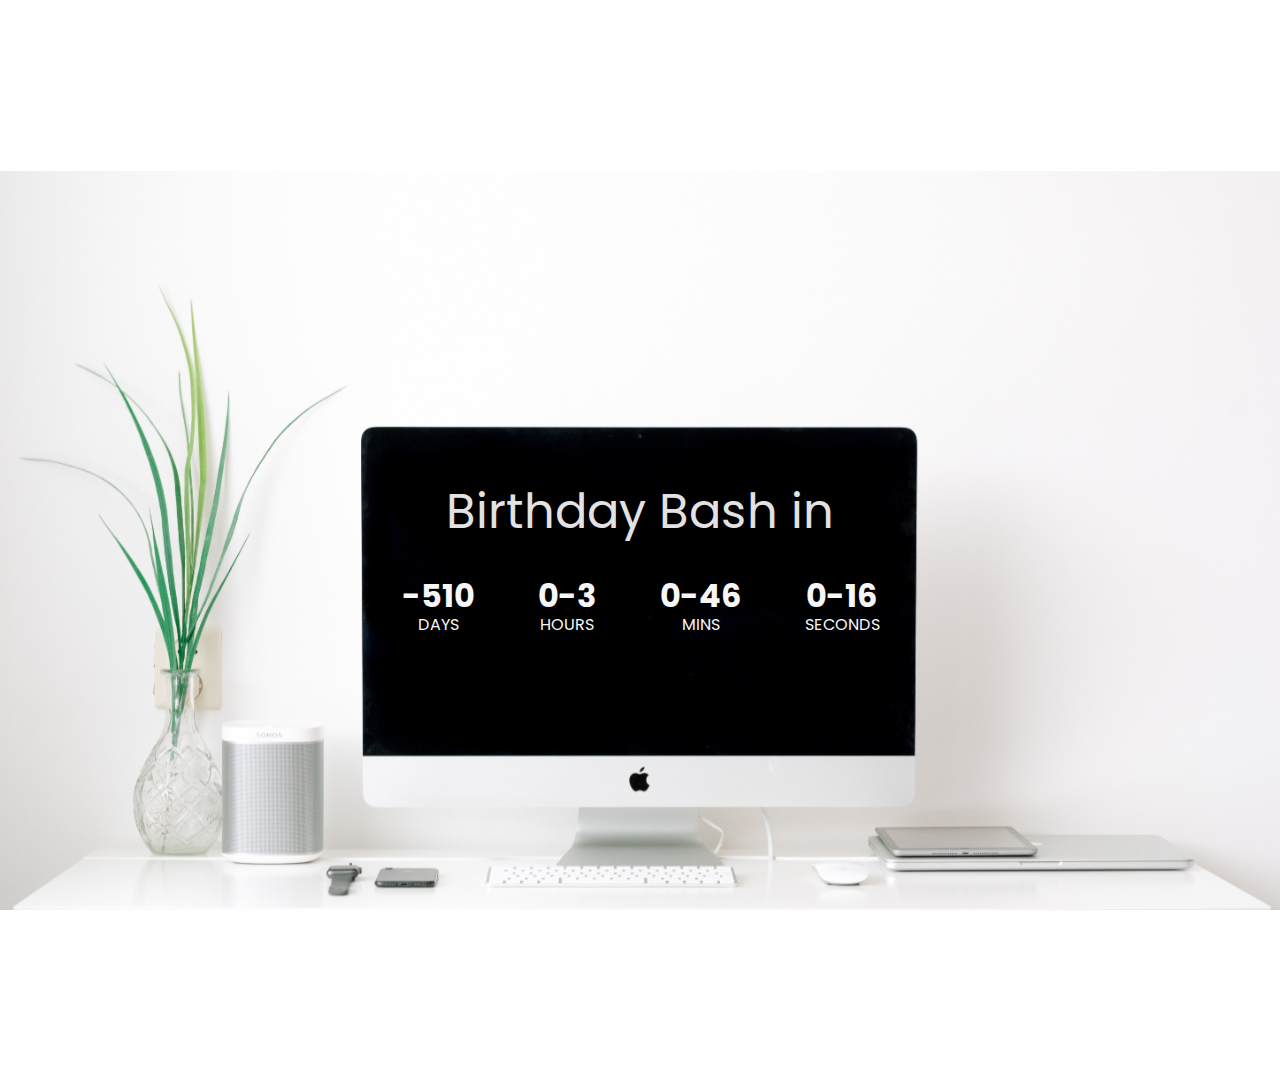
<file: javascript projects/countdown timer/index.html>
<!DOCTYPE html>
<html lang="en">
    <head>
        <meta charset="UTF-8" />
        <meta name="viewport" content="width=device-width, initial-scale=1.0" />
        <title>Countdown Timer</title>
        <link rel="stylesheet" href="style.css" />
        <script src="script.js" defer></script>
    </head>
    <body>
        <h1>Birthday Bash in </h1>

        <div class="countdown-container">
            <div class="countdown-el days-c">
                <p class="big-text" id="days"></p>
                <span>days</span>
            </div>
            <div class="countdown-el hours-c">
                <p class="big-text" id="hours"></p>
                <span>hours</span>
            </div>
            <div class="countdown-el mins-c">
                <p class="big-text" id="mins"></p>
                <span>mins</span>
            </div>
            <div class="countdown-el seconds-c">
                <p class="big-text" id="seconds"></p>
                <span>seconds</span>
            </div>
        </div>
    </body>
</html>
</file>
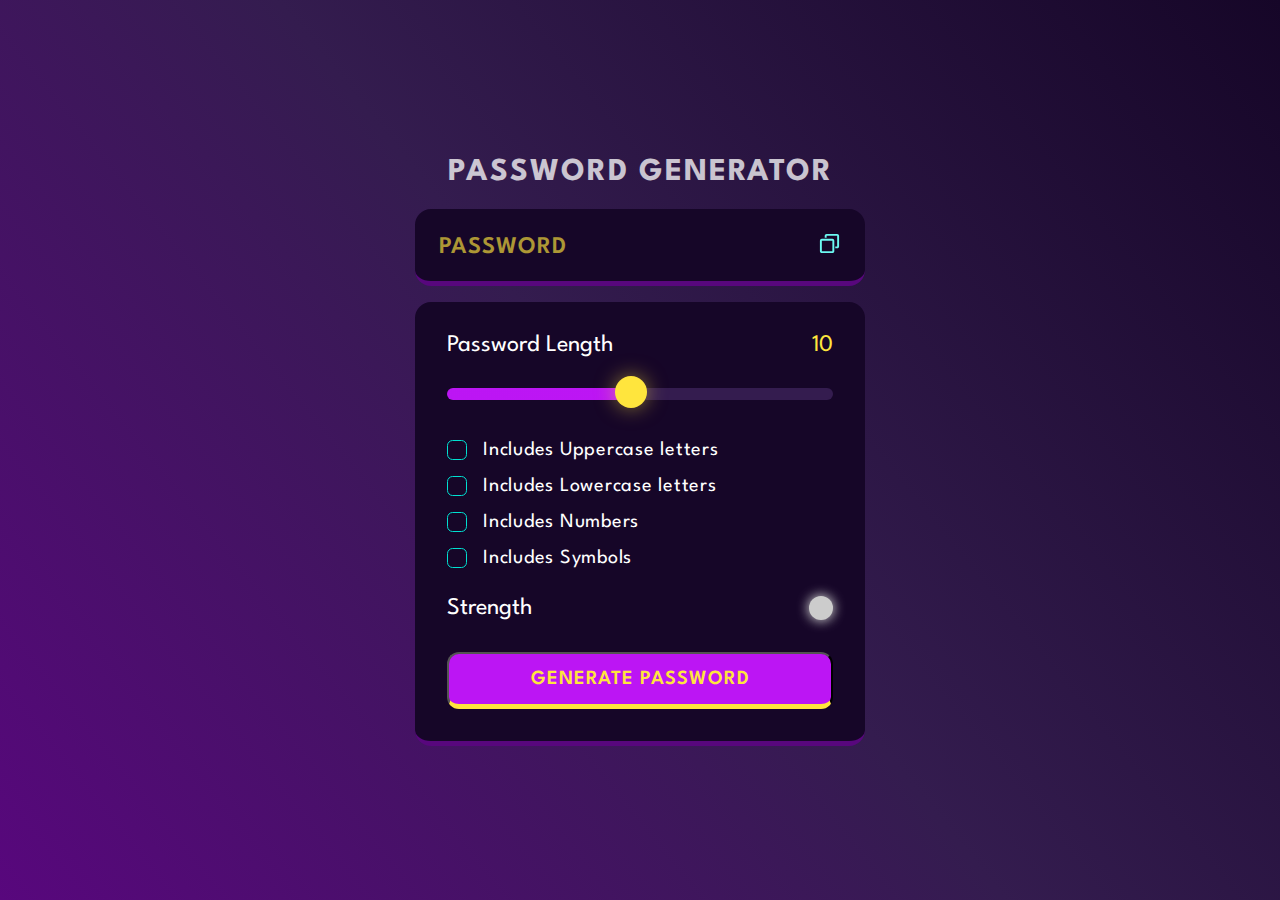
<file: javascript projects/passwordGenerator/index.html>
<!DOCTYPE html>
<html lang="en">
<head>
    <meta charset="UTF-8">
    <meta http-equiv="X-UA-Compatible" content="IE=edge">
    <meta name="viewport" content="width=device-width, initial-scale=1.0">
    <title>Document</title>
    <link rel="preconnect" href="https://fonts.googleapis.com" />
    <link rel="preconnect" href="https://fonts.gstatic.com" crossorigin />
    <link
      href="https://fonts.googleapis.com/css2?family=League+Spartan:wght@100;200;300;400;600&display=swap"
      rel="stylesheet"
    />
    <link rel="stylesheet" href="styles.css">
</head>
<body>
    
    <div class="container">

        <h1>Password Generator</h1>

        <div class="display-container">

            <input readonly placeholder="Password" class="display" data-passwordDisplay>

            <button class="copyBtn" data-copy>
                <span class="tooltip" data-copyMsg></span>
                <img src="./assets/copy.svg" alt="copy" width="23" height="23">
            </button>

        </div>


        <div class="input-container">

            <!--password length section-->
            <div class="length-container">
                <p>Password Length</p>
                <p data-lengthNumber>0</p>
            </div>
            
            <!--slider-->
            <input type="range" min="1" max="20" class="slider" step="1" data-lengthSlider>

            <!-- checkboxes-->
            <div class="check">
                <input type="checkbox" id="uppercase">
                <label for="uppercase">Includes Uppercase letters</label>
            </div>

            <div class="check">
                <input type="checkbox" id="lowercase">
                <label for="lowercase">Includes Lowercase letters</label>
            </div>

            <div class="check">
                <input type="checkbox" id="numbers">
                <label for="numbers">Includes Numbers </label>
            </div>

            <div class="check">
                <input type="checkbox" id="symbols">
                <label for="symbols">Includes Symbols </label>
            </div>

            <!-- strength section-->
            <div class="strength-container">
                <p>Strength</p>
                <div class="indicator" data-indicator></div>
            </div>

            <!-- generate password-->
            <button class="generateButton">Generate Password</button>

        </div>

    </div>
    <script src="script.js"></script>
</body>
</html>
</file>
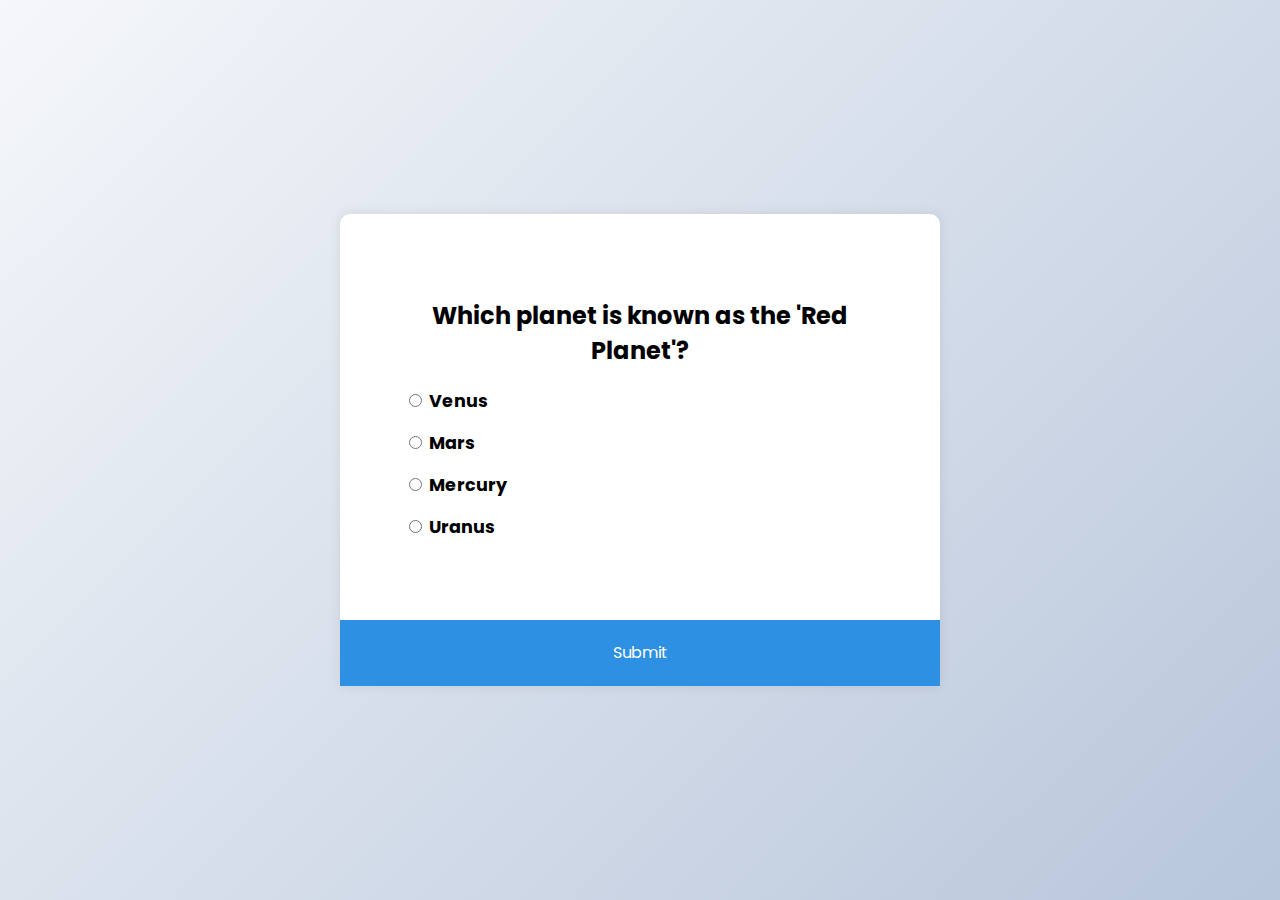
<file: javascript projects/quiz app/index.html>
<!DOCTYPE html>
<html lang="en">

<head>
    <meta charset="UTF-8">
    <meta http-equiv="X-UA-Compatible" content="IE=edge">
    <meta name="viewport" content="width=device-width, initial-scale=1.0">
    <title>Quiz App</title>
    <link rel="stylesheet" href="style.css" />
</head>

<body>
    <div class="quiz-container" id="quiz">
        <div class="quiz-header">
            <h2 id="question">Question Text</h2>
            <ul>
                <li>
                    <input type="radio" id="a" class="answer" name="answer" >
                    <label for="a" id="a_text">Answer</label>
                </li>
                <li>
                    <input type="radio" id="b" class="answer" name="answer" >
                    <label for="b" id="b_text">Answer</label>
                </li>
                <li>
                    <input type="radio" id="c" class="answer" name="answer" >
                    <label for="c" id="c_text">Answer</label>
                </li>
                <li>
                    <input type="radio" id="d"  class="answer" name="answer" >
                    <label for="d" id="d_text">Answer</label>
                </li>
            </ul>

        </div>

     
            <button id="submit">Submit</button>
    
    </div>


    <script src="script.js" >
        
    </script>
</body>

</html>
</file>
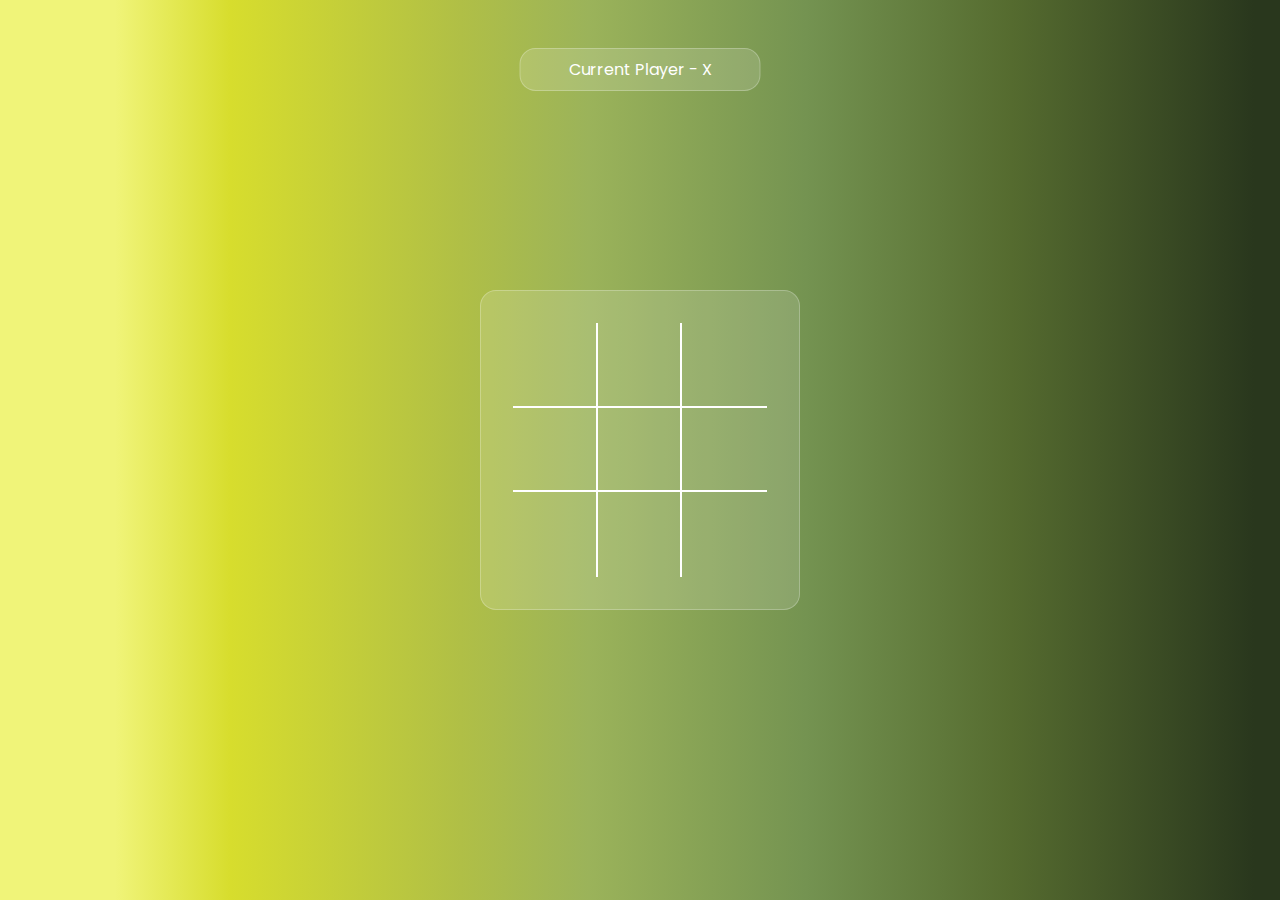
<file: javascript projects/tic tac toe/index.html>
<!DOCTYPE html>
<html lang="en">
<head>
    <meta charset="UTF-8">
    <meta name="viewport" content="width=device-width, initial-scale=1.0">
    <title>Tic Tac Toe</title>
    <link rel="stylesheet" href="styles.css">
    

    <link rel="preconnect" href="https://fonts.googleapis.com">
    <link rel="preconnect" href="https://fonts.gstatic.com" crossorigin>
    <link href="https://fonts.googleapis.com/css2?family=Poppins:wght@300&family=Roboto+Condensed&display=swap" rel="stylesheet">
</head>
<body>
    <div class="wrapper">
        <p class="game-info"></p>

        <div class="tic-tac-toe">
            <div class="box box1"></div>
            <div class="box box2"></div>
            <div class="box box3"></div>
            <div class="box box4"></div>
            <div class="box box5"></div>
            <div class="box box6"></div>
            <div class="box box7"></div>
            <div class="box box8"></div>
            <div class="box box9"></div>
        </div>
        
        <button class="btn">New Game</button>
    </div>
    <script src="script.js"></script>
</body>
</html>
</file>
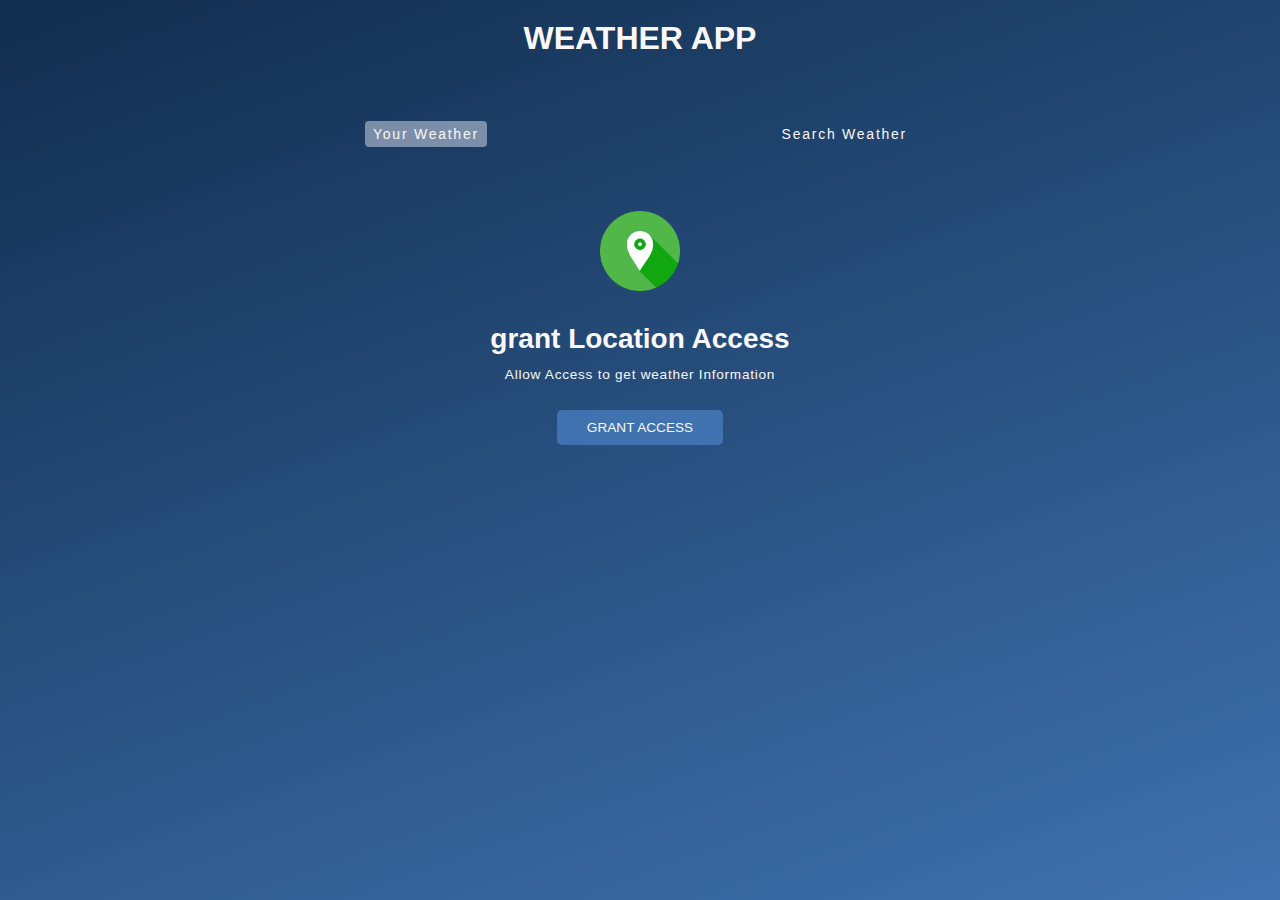
<file: javascript projects/weather app/index.html>
<!DOCTYPE html>
<html lang="en">
<head>
    <meta charset="UTF-8">
    <meta http-equiv="X-UA-Compatible" content="IE=edge">
    <meta name="viewport" content="width=device-width, initial-scale=1.0">
    <title>Document</title>
    <link rel="stylesheet" href="styles.css">
    
</head>
<body>
    
    <div class="wrapper">

        <h1>Weather App</h1>

        <div class="tab-container">
            <p class="tab" data-userWeather>Your Weather</p>
            <p class="tab" data-searchWeather>Search Weather</p>
        </div>

        <div class="sub-container weather-container">

            <!-- grant location container-->
            <div class=" sub-container grant-location-container">
                <img src="./assets/location.png" width="80" height="80" loading="lazy">
                <p>grant Location Access</p>
                <p>Allow Access to get weather Information</p>
                <button class="btn" data-grantAccess>Grant Access</button>
            </div>

            <!-- search form -> form-container-->
            <form class="  form-container" data-searchForm>
                <input placeholder="Search for City..." data-searchInput>
                <button class="btn" type="submit">
                    <img src="./assets/search.png"  width="20" height="20" loading="lazy">
                </button>
            </form>

            <!--- loading screen container -->
            <div class=" sub-container loading-container">
                <img src="./assets/loading.gif" width="150" height="150">
                <p>Loading</p>
            </div>

            <!-- show weather info -->
            <div class="sub-container user-info-container">

                <!--city name and Flag-->
                <div class="name">
                    <p data-cityName></p>
                    <img data-countryIcon>
                </div>

                <!-- weather descriptuion-->
                <p data-weatherDesc></p>
                <!--weather Icon-->
                <img data-weatherIcon>
                <!--temperature-->
                <p data-temp></p>

                <!--3 cards - parameters-->
                <div class="parameter-container">

                    <!--card 1-->
                    <div class="parameter">
                        <img src="./assets/wind.png" >
                        <p>windspeed</p>
                        <p data-windspeed></p>
                    </div>

                    <!--card 2-->
                    <div class="parameter">
                        <img src="./assets/humidity.png" >
                        <p>humidity</p>
                        <p data-humidity></p>
                    </div>

                    <!--card 3-->
                    <div class="parameter">
                        <img src="./assets/cloud.png" >
                        <p>Clouds</p>
                        <p data-cloudiness></p>
                    </div>

                </div>


            </div>



        </div>


    </div>


    <script src="index.js"></script>
</body>
</html>
</file>
<file: javascript projects/countdown timer/style.css>
@import url('https://fonts.googleapis.com/css2?family=Poppins:wght@300&display=swap');

*{
    box-sizing: border-box;
}
body{
    background-image: url("./macbook.jpg");
    background-size:contain;
    min-height: 120vh;
    background-repeat: no-repeat;
    background-position: center center;
    display:flex;
    flex-direction: column;
    align-items: center;
    justify-content: center;
    font-family: "poppins", sans-serif ;
    color: rgb(247, 247, 247);
    margin: 0;
}
 h1{
     color: rgb(226, 226, 226);
     font-size: 3rem;
     font-weight: normal;
     
 
 }
.countdown-container{
    display: flex;
    

}
.big-text{
    font-weight: bold;
    font-size: xx-large;
    line-height: 1;
    margin: 0 2rem;
}
.countdown-el {
    text-align: center;
    text-transform: uppercase;
    

}
.countdown-el span{
    font: size 2rem;;

}
</file>
<file: javascript projects/passwordGenerator/styles.css>
*,
*::before,
*::after {
    margin: 0;
    padding: 0;
    box-sizing: border-box;
    font-family: 'League Spartan', sans-serif;
}

:root {

    --dk-violet: hsl(268, 75%, 9%);
    --lt-violet: hsl(268, 47%, 21%);
    --lt-violet2: hsl(281, 89%, 26%);
    --vb-violet: hsl(285, 91%, 52%);
    --vb-violet2: hsl(290, 70%, 36%);
  
    --vb-yellow: hsl(52, 100%, 62%);
  
  
    --pl-white: hsl(0, 0%, 100%);
  
    --vb-cyan: hsl(176, 100%, 44%);
    --vb-cyan2: hsl(177, 92%, 70%);
    --dk-text: hsl(198, 20%, 13%);
}

body {
    width: 100vw;
    height: 100vh;
    display: flex;
    flex-direction: column;
    align-items: center;
    justify-content: center;
    background: linear-gradient(231deg, rgba(22, 6, 40, 1) 0%, rgba(52, 28, 79, 1) 50%, rgba(88, 7, 125, 1) 100%);
}

.container {
    width: 90%;
    max-width: 450px;
}

h1 {
    color: var(--pl-white);
    opacity: 0.75;
    text-transform: uppercase;
    letter-spacing: 2px;
    text-align: center;
    line-height: 1.2;
}

.display-container {
    position: relative;
    background-color: var(--dk-violet);
    border-radius: 1rem;
    border-bottom: 0.35rem solid var(--lt-violet2);
    margin: 1rem 0;
    padding-top: 0.35rem;
}


.display {
    width: 100%;
    background-color: transparent;
    padding: 1.15rem 1rem;
    color: var(--vb-yellow);
    font-weight: 600;
    font-size: 1.5rem;
    line-height: 30px;
    letter-spacing: 1px;
    padding-right: 3.25rem;
    border:none;
  }
  
.display::placeholder {
    position:absolute;
    top: 50%;
    left: 1.5rem;
    font-size: 1.5rem;
    line-height:30px;
    color:var(--vb-yellow);
    opacity: 0.65;
    text-transform: uppercase;
    transform: translateY(-50%);
}

.display-container button {
    position:absolute;
    top:50%;
    right:1.5rem;
    transform: translateY(-50%);
}

.input-container{
    width:100%;
    background-color: var(--dk-violet);
    border-radius: 1rem;
    padding: 2rem;
    border-bottom: 0.35rem solid var(--lt-violet2);
}


.length-container {
    display: flex;
    justify-content: space-between;
    align-items: center;
}


.length-container p:nth-child(1) {
    color:var(--pl-white);
    font-size: 1.5rem;
}


.length-container p:nth-child(2) {
    color:var(--vb-yellow);
    font-size: 1.5rem;
}


.strength-container {
    display: flex;
    justify-content: space-between;
    align-items: center;
    margin-top: 1.75rem;
    margin-bottom: 2rem;
}


.strength-container p{
    color:var(--pl-white);
    font-size: 1.5rem;
}

.indicator {
    width:1.5rem;
    height:1.5rem;
    border-radius:50%;
}

.generateButton {
    width: 100%;
    padding: 1rem 0;
    background-color: var(--vb-violet);
    text-align: center;
    border-radius: 0.75rem;
    border-bottom: 0.35rem solid var(--vb-yellow);
    text-transform: uppercase;
    letter-spacing: 1px;
    color: var(--vb-yellow);
    font-weight: 600;
    font-size: 1.25rem;
  }

.check {
    display: flex;
    align-items: center;
    margin: 1rem 0;
    gap: 0 1rem;
}

.check input{
    appearance: none;
    width: 20px;
    height: 20px;
    border: 1px solid var(--vb-cyan);
    cursor: pointer;
    position: relative;
    border-radius: 0.35rem;
}


.check input:checked{
    background-color: var(--vb-cyan);
}


.check input:checked::before {
    content: '✔';
    position: absolute;
    color: var(--dk-text);
    font-size:1.05rem;
    font-weight: 600;
    left:50%;
    top:-3.5px;
    transform: translateX(-50%)  translateY(40%);
}

.check label {
    color: var(--pl-white);
    font-size: 1.25rem;
    letter-spacing: 0.75px;
}

.copyBtn{
    background-color: transparent;
    border:none;
    outline:none;
}

.tooltip {
    position: absolute;
    background-color: var(--vb-violet2);
    color: var(--vb-yellow);
    font-size: 1.25rem;
    top: -35px;
    left: -25px;
    padding: 5px 10px;
    border-radius: 1rem;
    opacity: 0;
    transform: scale(0);
    transform-origin: bottom;
    transition: all 250ms ease-in-out;
  }
  
  .tooltip.active {
    opacity: 1;
    transform: scale(1);
  }

.slider{
    appearance: none;
    width:100%;
    height: 0.75rem;
    cursor: pointer;
    background-color: var(--lt-violet);
    border-radius: 1rem;
    margin-top: 2rem;
    margin-bottom: 1.5rem;
    background-image: linear-gradient(var(--vb-violet), var(--vb-violet));
    background-repeat: no-repeat;
    border:none;
    outline:none;
    z-index:-1;
}

.slider::-webkit-slider-thumb {
    position:relative;
    z-index:1;
    appearance: none;
    height:2rem;
    width:2rem;
    border-radius: 50%;
    background-color: var(--vb-yellow);
    cursor:pointer;
    margin-top: -3px;
    box-shadow: 0px 0px 20px 0px rgba(255, 229, 61, 0.50);
    transition: all 100ms ease-in;
}

.slider:focus{
    outline: 3px solid var(--vb-yellow);
}

.slider::-webkit-slider-thumb:hover{
    outline: 2px solid var(--vb-yellow);
    background-color: var(--dk-violet);
    box-shadow: 0px 0px 25px 5px rgba(255, 229, 61, 0.80);
}


/*Homework -> Explore below code */
/* .slider::-moz-range-thumb {
    position: relative;
    z-index: 1;
    appearance: none;
    height: 2rem;
    width: 2rem;
    border-radius: 50%;
    background: var(--vb-yellow);
    box-shadow: 0px 0px 20px 0px rgba(255, 229, 61, 0.50);
    cursor: pointer;
  }
  
  .slider::-moz-range-thumb:hover {
    outline: 2px solid var(--vb-yellow);
    background-color: var(--dk-violet);
    box-shadow: 0px 0px 25px 5px rgba(255, 229, 61, 0.80);
  } */
</file>
<file: javascript projects/quiz app/style.css>
@import url("https://fonts.googleapis.com/css2?family=Poppins:wght@200;400;600&display=swap");
*{
    box-sizing: border-box;
 
    
}
body{
    font-family: "Poppins",sans-serif;
    background-color: #b8c6db;
    background-image: linear-gradient(315deg, #b8c6db 0%, #f5f7fa 100%);
    min-height: 100vh;
    display: flex;
    justify-content: center;
    align-items:center ;
    margin: 0;
    border-radius: 10px;
    /* text-align: center; */
}

.quiz-container{
    background-color: #fff;
    border-radius: 10px;
    box-shadow: 0 0 10px 2px rgba(100,100,100,0.1);
    max-width: 100%;
    width: 600px;
    user-select: none;
}
.quiz-header{
    padding: 4rem;
 
}
h2{
    text-align: center;
}
ul{
    list-style-type: none;
    padding: 0;
    
}
ul li{
    margin: 1rem 0 ;
    font-size: 1.1rem;
    font-weight: bold;
}
ul li label{
    cursor: pointer;
}

button{
    background-color: #2d90e2;
    display: block;
    color: white;
    width: 100%;
    padding: 1.3rem;
    cursor: pointer;
    font-family: inherit;
    border: none;
    font-size: 1rem;
    
}
button:hover{
    background-color: rgb(15, 111, 128);
    transition: all 0.2s;
}
button:focus{
    outline: none;
    background-color: #44b927;
}
</file>
<file: javascript projects/tic tac toe/styles.css>
*,*::before,*::after{
 margin: 0;
 padding: 0;
 box-sizing: border-box;
 font-family: 'Poppins', sans-serif;
}
.wrapper{
    height: 100vh;
    width: 100vw;
    background: rgb(183, 86, 12);
    background: linear-gradient(90deg, rgba(240,244,121,1) 9%, rgba(215,221,45,1) 18%, rgba(215,221,45,1) 18%, rgba(176,191,70,1) 36%, rgba(155,179,90,1) 46%, rgba(116,147,81,1) 63%, rgba(85,107,47,1) 79%, rgba(41,55,29,1) 98%);
    display: grid;
    place-items: center;
}
.game-info{
    color:white;
    position:absolute;
    top:3rem;
    left:50%;
    transform:translateX(-50%);
    background-color: rgba(255, 255, 255, 0.15);
    border-radius: 1rem;
    border: 1px solid rgba(255, 255, 255, 0.25);
    padding: 0.5rem 3rem;
}
.tic-tac-toe{
    width:90%;
    max-width:20rem;
    background-color: rgba(255, 255, 255, 0.15);
    border-radius: 1rem;
    border: 1px solid rgba(255, 255, 255, 0.25);
    padding: 2rem;
    display: grid;
    grid-template-columns: repeat(3, 1fr);
    aspect-ratio: 1/1;
}
.box{
    position:relative;
    width:100%;
    aspect-ratio: 1/1;
    cursor: pointer;
    font-size: 3rem;
    color:white;
    display: flex;
    justify-content: center;
    align-items: center;
}
.box1, .box2, .box4, .box5{
    border-right:2px solid white;
    border-bottom:2px solid white;
}

.box3, .box6{
    border-bottom: 2px solid white;
}

.box7, .box8{
    border-right:2px solid white;
}

.btn{
    color:white;
    position: absolute;
    bottom:3rem;
    left:50%;
    transform:translateX(-50%);
    background-color: rgba(255, 255, 255, 0.15);
    border-radius: 1rem;
    border: 1px solid rgba(255, 255, 255, 0.25);
    padding: 0.5rem 2rem;
    cursor:pointer;
    display: none;
}

.btn.active{
    display: flex;
}

.win{
    background-color: rgba(85, 0, 255, 0.3);
}
</file>
<file: javascript projects/weather app/styles.css>
*,*::before,*::after {
    margin: 0;
    padding: 0;
    box-sizing: border-box;
    font-family: 'Merriweather Sans', sans-serif;
}

:root {
    --colorDark1: #112D4E;
    --colorDark2: #3F72AF;
    --colorLight1: #DBE2EF;
    --colorLight2: #F9F7F7;
}

.wrapper{
    width:100vw;
    height:100vh;
    color: var(--colorLight2);
    background-image: linear-gradient(160deg, #112d4e 0%, #3f72af 100%);;
}

h1 {
    text-align: center;
    text-transform:uppercase;
    padding-top: 20px;
}

.tab-container {
    width:90%;
    max-width: 550px;
    margin: 0 auto;
    margin-top: 4rem;
    display: flex;
    justify-content: space-between;
}

.tab{
    cursor: pointer;
    font-size: 0.875rem;
    letter-spacing: 1.75px;
    padding: 5px 8px;
}

.tab.current-tab{
    background-color: rgba(219, 226, 239, 0.5);
    border-radius: 4px;
}

.weather-container{
    margin-block:4rem;
    
}

.btn{
    all: unset;
    /* appearance: none;
    border:none;
    color: white; */
    font-size: 0.85rem;
    text-transform: uppercase;
    border-radius: 5px;
    background-color: var(--colorDark2);
    cursor: pointer;
    padding: 10px 30px;
    margin-bottom: 10px;
}

.sub-container{
    display:flex;
    flex-direction:column;
    align-items: center;
}

.grant-location-container{
     display:none; 
}

.grant-location-container.active{
    display:flex;
}

.grant-location-container img{
    margin-bottom: 2rem;
}

.grant-location-container p:first-of-type{
    font-size: 1.75rem;
    font-weight: 600; 
}

.grant-location-container p:last-of-type{
    font-size:0.85rem;
    font-weight: 500;
    margin-top: 0.75rem;
    margin-bottom: 1.75rem;
    letter-spacing: 0.75px;
}

.loading-container{
    display: none;
}

.loading-container.active{
    display: flex;
}

.loading-container p{
    text-transform: uppercase;
}

.user-info-container{
    display:none;
}

.user-info-container.active{
    display: flex;
}

.name{
    display: flex;
    align-items: center;
    gap: 0 0.5rem;
    margin-bottom: 1rem;
}

.user-info-container p{
    font-size:1.5rem;
    font-weight:200;
}

.user-info-container img{
    width:90px;
    height:90px;
}

.name p{
        font-size:2rem;
}

.name img{
    width: 30px;
    height:30px;
    object-fit: contain;
}

.user-info-container p[data-temp] {
    font-size:2.75rem;
    font-weight:700;
}
.parameter-container{
    width:90%;
    display: flex;
    gap: 10px 20px;
    justify-content: center;
    align-items: center;
    margin-top: 2rem;
}

.parameter{
    width:30%;
    max-width:200px;
    background-color: rgba(219, 226, 239, 0.5);;
    border-radius: 5px;
    padding:1rem;
    display: flex;
    flex-direction: column;
    gap:5px 0;
    /* justify-content: space-between; */
    align-items: center; 
} 
.parameter img{
    width:50px;
    height:50px;
}

.parameter p:first-of-type{
    font-size: 1.15rem;
    font-weight:600;
    text-transform: uppercase;
}

.parameter p:last-of-type{
    font-size: 1rem;
    font-weight: 200;
}
.form-container{
    display: none;
    width:90%;
    max-width:550px;
    margin:0 auto;
    justify-content: center;
    align-items: center;
    gap: 0 10px; 
    margin-bottom: 3rem;
}

.form-container.active{
    display: flex;
}

.form-container input{
    all:unset;
    width: calc(100% - 80px);
    height:40px;
    padding: 0 20px;
    background-color:rgba(219, 226, 239, 0.5);
    border-radius: 10px;
}

.form-container input::placeholder{
    color: rgba(255, 255, 255, 0.7);
}

.form-container input:focus{
    outline: 3px solid rgba(255, 255, 255, 0.7);
}

.form-container .btn {
    padding:unset;
    width: 40px;
    height: 40px;
    display: flex;
    align-items: center;
    justify-content: center;
    border-radius: 100%;
    margin-bottom:1px;
}
</file>
